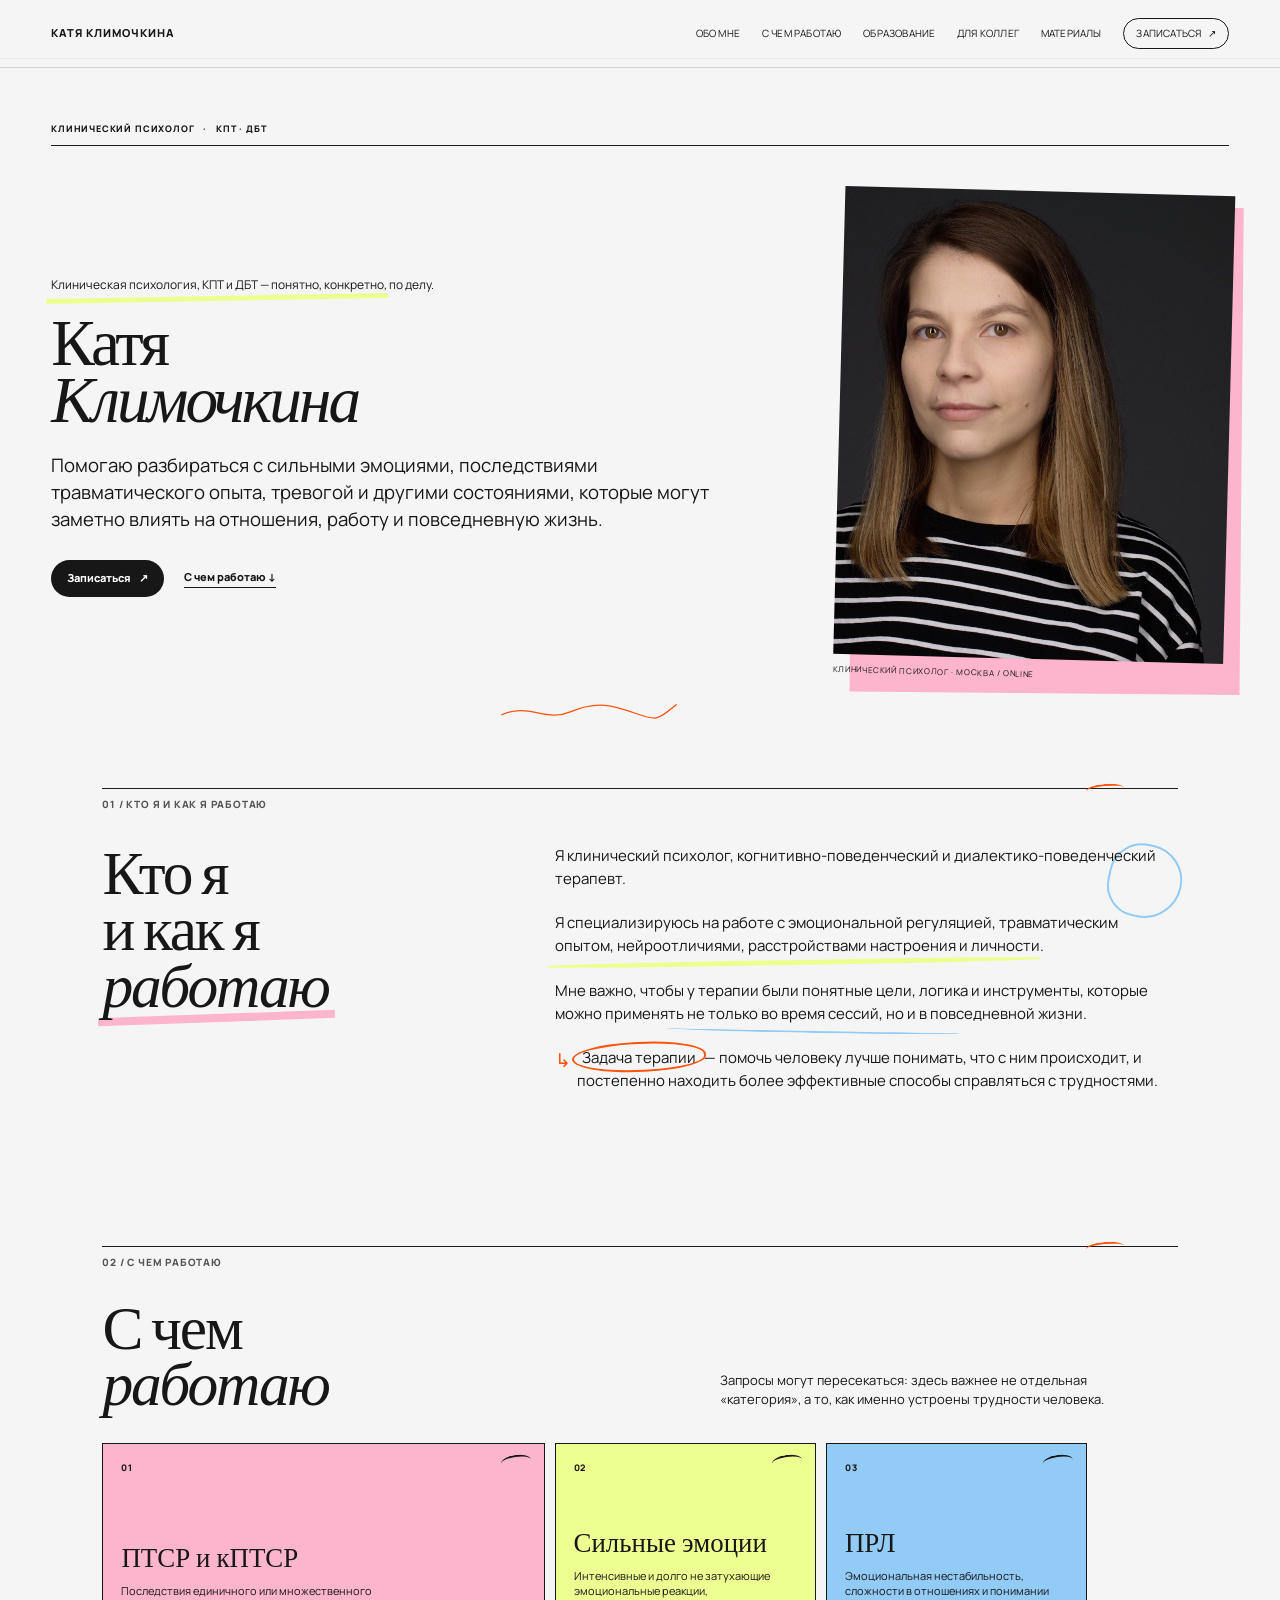
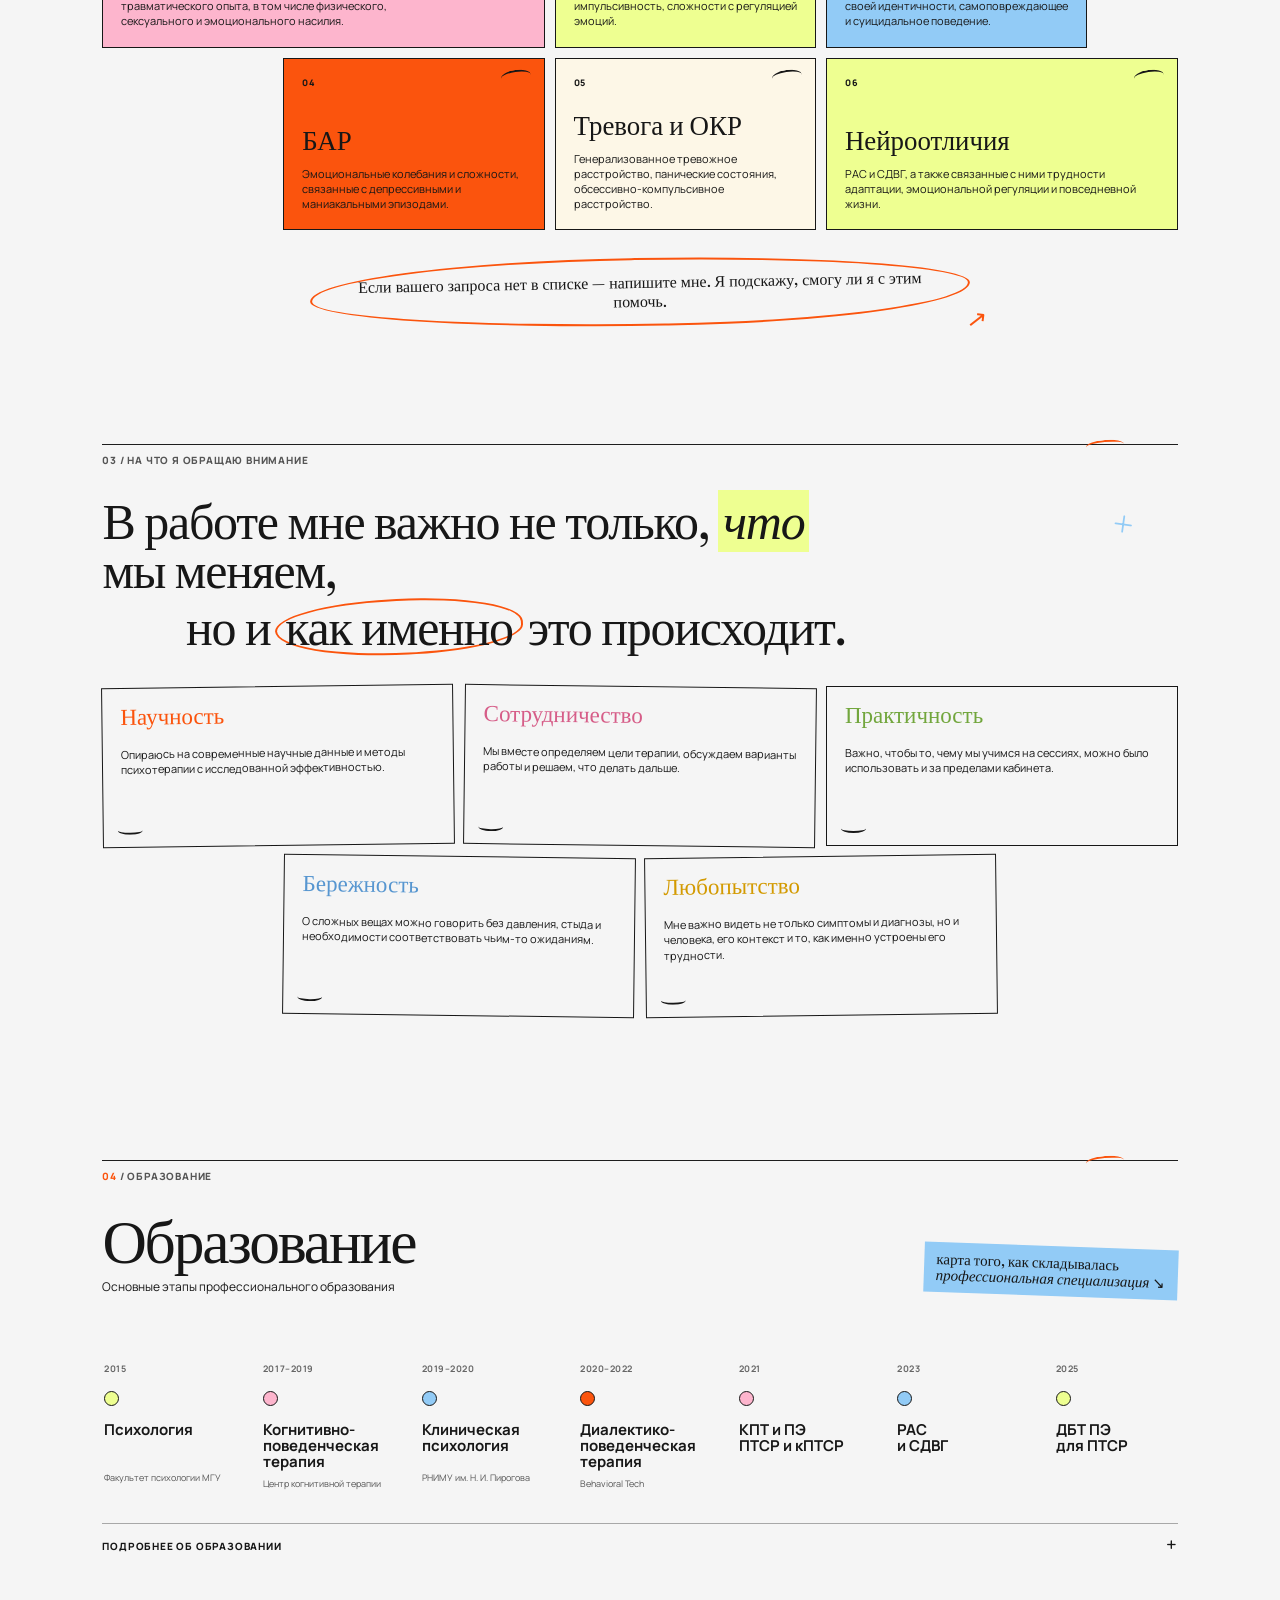
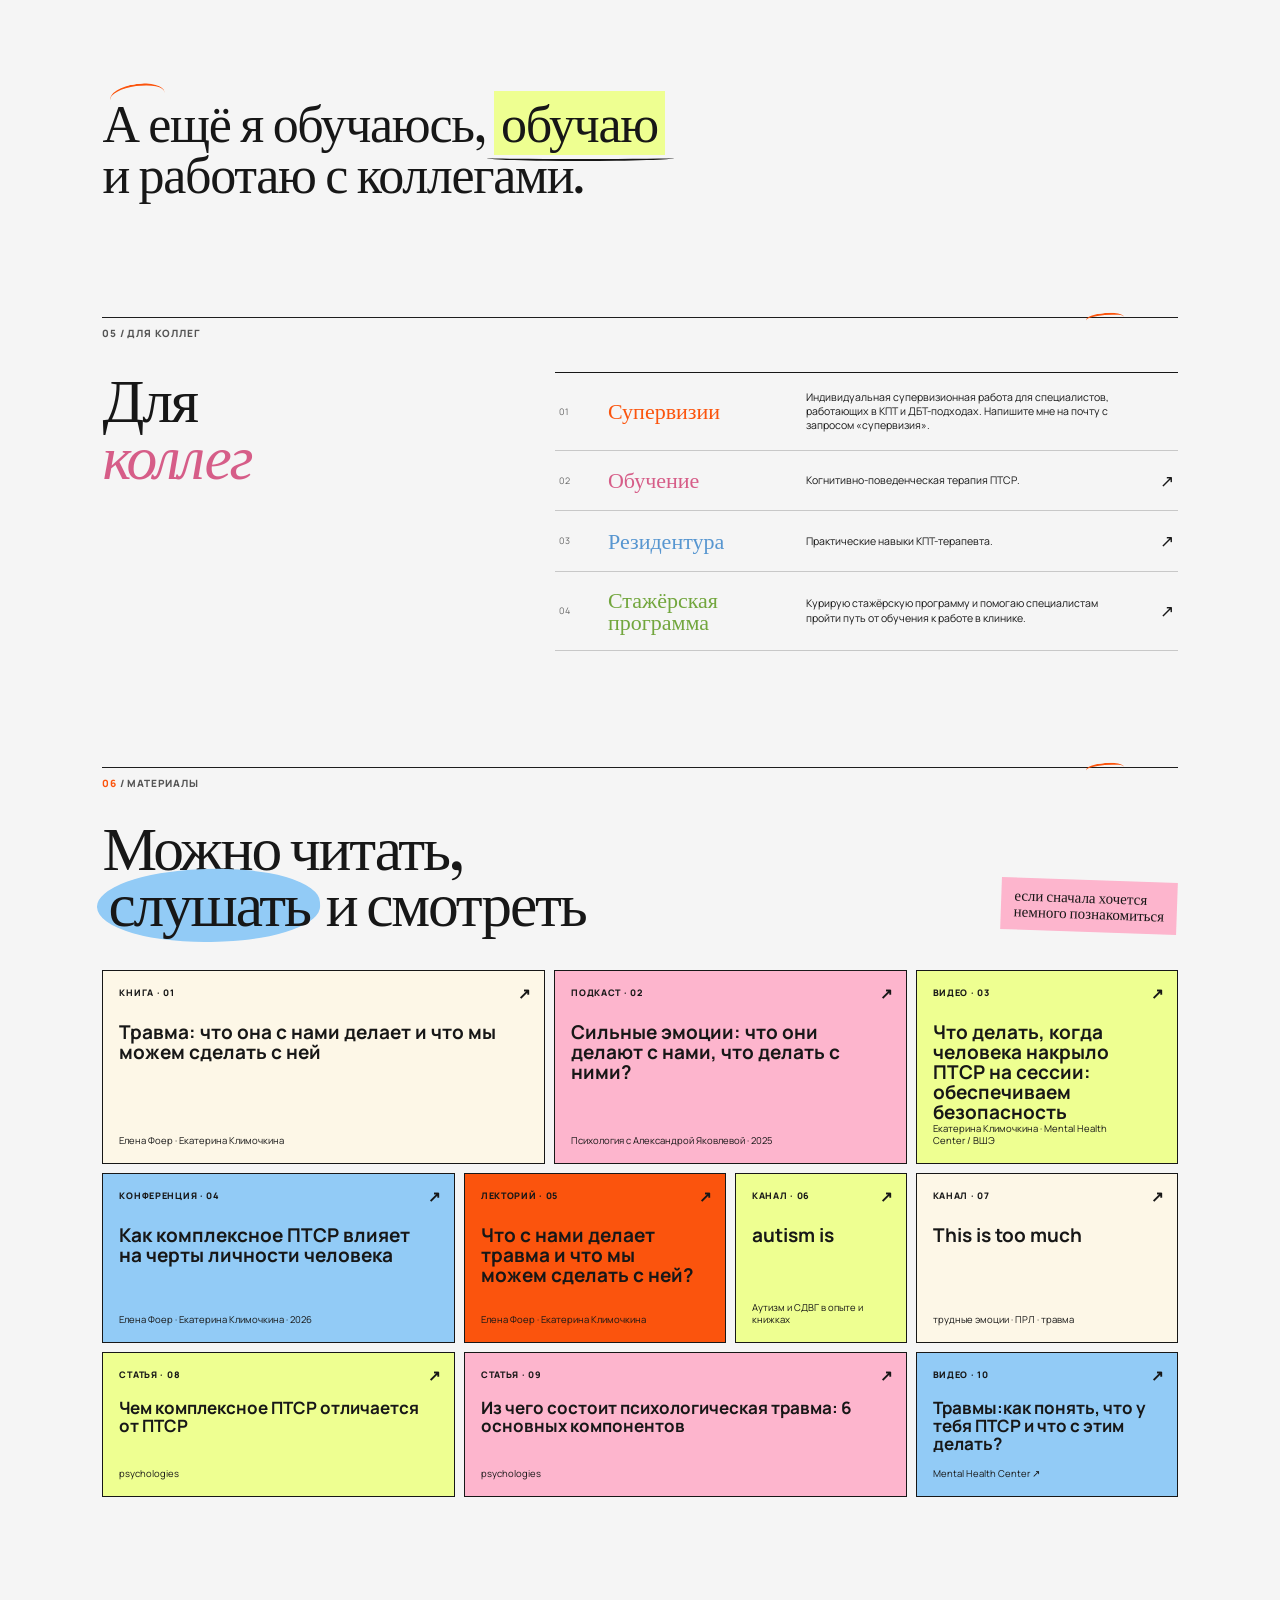
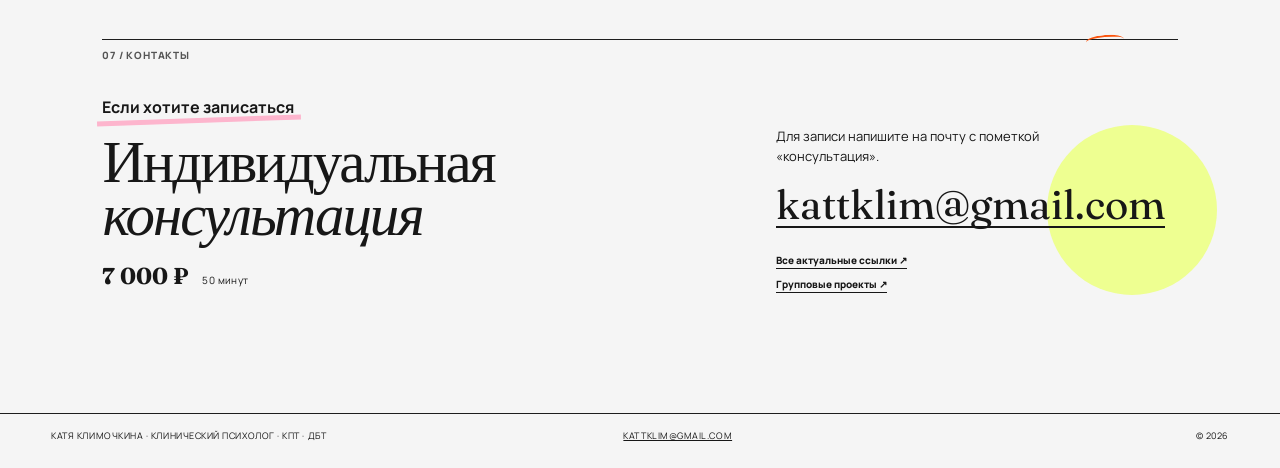
<file: index.html>
<!doctype html>
<html lang="ru">
<head>
  <meta charset="utf-8">
  <meta name="viewport" content="width=device-width, initial-scale=1">
  <meta name="theme-color" content="#F5F5F5">
  <meta name="description" content="Катя Климочкина — клинический психолог, КПТ- и ДБТ-терапевт. Индивидуальная психотерапия, супервизия и обучение.">
  <title>Катя Климочкина — клинический психолог · КПТ · ДБТ</title>

  <link rel="preconnect" href="https://fonts.googleapis.com">
  <link rel="preconnect" href="https://fonts.gstatic.com" crossorigin>
  <link href="https://fonts.googleapis.com/css2?family=Fraunces:opsz,wght@9..144,400;9..144,500;9..144,600&family=Manrope:wght@400;500;600;700&display=swap" rel="stylesheet">
  <link rel="stylesheet" href="styles.css">
</head>

<body>
  <header class="site-header" id="top">
    <a class="brand" href="#top">КАТЯ КЛИМОЧКИНА</a>
    <nav class="nav" aria-label="Основная навигация">
      <a href="#about">ОБО МНЕ</a>
      <a href="#work">С ЧЕМ РАБОТАЮ</a>
      <a href="#education">Образование</a>
      <a href="#colleagues">ДЛЯ КОЛЛЕГ</a>
      <a href="#materials">МАТЕРИАЛЫ</a>
      <a class="nav-cta" href="#contact">Записаться <span>↗</span></a>
    </nav>
    <button class="menu-toggle" aria-label="Открыть меню" aria-expanded="false">
      <span></span><span></span>
    </button>
  </header>

  <main>
    <!-- HERO -->
    <section class="hero section-pad">
      <div class="hero-meta">
        <span>КЛИНИЧЕСКИЙ ПСИХОЛОГ</span>
        <span>КПТ · ДБТ</span>
      </div>

      <div class="hero-grid">
        <div class="hero-copy">
          <p class="eyebrow">Клиническая психология, КПТ и ДБТ — понятно, конкретно, по делу.</p>
          <h1>Катя<br><em>Климочкина</em></h1>

          <p class="hero-lead">
            Помогаю разбираться с сильными эмоциями, последствиями травматического опыта,
            тревогой и другими состояниями, которые могут заметно влиять на отношения,
            работу и повседневную жизнь.
          </p>

          <div class="hero-actions">
            <a class="button button-dark" href="#contact">Записаться <span>↗</span></a>
            <a class="text-link" href="#work">С чем работаю <span>↓</span></a>
          </div>
        </div>

        <figure class="hero-photo">
          <img src="assets/katya-klimochkina.jpg" alt="Катя Климочкина">
          <figcaption>КЛИНИЧЕСКИЙ ПСИХОЛОГ · МОСКВА / ONLINE</figcaption>
        </figure>
      </div>

      <div class="scribble scribble-hero" aria-hidden="true">
        <svg viewBox="0 0 260 48" preserveAspectRatio="none">
          <path d="M4 30 C45 10, 66 43, 104 25 S165 15, 198 28 S229 37, 256 14"/>
        </svg>
      </div>

    <!-- ABOUT -->
    <section class="about section-pad" id="about">
      <div class="section-label">01 / КТО Я И КАК Я РАБОТАЮ</div>
      <div class="about-grid">
        <h2>Кто я<br>и как я <em>работаю</em></h2>

        <div class="about-text">
          <p>Я клинический психолог, когнитивно-поведенческий и диалектико-поведенческий терапевт.</p>

          <p>Я специализируюсь на работе с эмоциональной регуляцией, травматическим опытом,
            нейроотличиями, расстройствами настроения и личности.</p>

          <p>
            Мне важно, чтобы у терапии были понятные цели, логика и инструменты,
            которые можно применять не только во время сессий, но и в повседневной жизни.
          </p>

          <p class="about-ending">
            <span class="circle-word">Задача терапии</span> — помочь человеку лучше понимать,
            что с ним происходит, и постепенно находить более эффективные способы справляться
            с трудностями.
          </p>
        </div>
      </div>
    </section>

    <!-- WORK -->
    <section class="work section-pad" id="work">
      <div class="section-label">02 / С ЧЕМ РАБОТАЮ</div>
      <div class="section-intro">
        <h2>С чем<br><em>работаю</em></h2>
        <p>Запросы могут пересекаться: здесь важнее не отдельная «категория», а то, как именно устроены трудности человека.</p>
      </div>

      <div class="work-list">
        <article class="work-item work-large accent-pink">
          <div class="work-number">01</div>
          <div>
            <h3>ПТСР и кПТСР</h3>
            <p>Последствия единичного или множественного травматического опыта, в том числе физического, сексуального и эмоционального насилия.</p>
          </div>
        </article>

        <article class="work-item work-medium accent-lime">
          <div class="work-number">02</div>
          <div>
            <h3>Сильные эмоции</h3>
            <p>Интенсивные и долго не затухающие эмоциональные реакции, импульсивность, сложности с регуляцией эмоций.</p>
          </div>
        </article>

        <article class="work-item work-medium accent-blue">
          <div class="work-number">03</div>
          <div>
            <h3>ПРЛ</h3>
            <p>Эмоциональная нестабильность, сложности в отношениях и понимании своей идентичности, самоповреждающее и суицидальное поведение.</p>
          </div>
        </article>

        <article class="work-item work-small accent-orange">
          <div class="work-number">04</div>
          <div>
            <h3>БАР</h3>
            <p>Эмоциональные колебания и сложности, связанные с депрессивными и маниакальными эпизодами.</p>
          </div>
        </article>

        <article class="work-item work-small accent-cream">
          <div class="work-number">05</div>
          <div>
            <h3>Тревога и ОКР</h3>
            <p>Генерализованное тревожное расстройство, панические состояния, обсессивно-компульсивное расстройство.</p>
          </div>
        </article>

        <article class="work-item work-small accent-lime">
          <div class="work-number">06</div>
          <div>
            <h3>Нейроотличия</h3>
            <p>РАС и СДВГ, а также связанные с ними трудности адаптации, эмоциональной регуляции и повседневной жизни.</p>
          </div>
        </article>
      </div>

      <div class="work-note">Если вашего запроса нет в списке — напишите мне. Я подскажу, смогу ли я с этим помочь.</div>
    </section>

    <!-- VALUES -->
    <section class="values section-pad" id="values">
      <div class="section-label">03 / НА ЧТО Я ОБРАЩАЮ ВНИМАНИЕ</div>

      <div class="values-statement">
        <p>В работе мне важно не только, <em>что</em> мы меняем,</p>
        <p>но и <span class="circle-word">как именно</span> это происходит.</p>
      </div>

      <div class="values-grid">
        <article>
          <h3>Научность</h3>
          <p>Опираюсь на современные научные данные и методы психотерапии с исследованной эффективностью.</p>
        </article>
        <article>
          <h3>Сотрудничество</h3>
          <p>Мы вместе определяем цели терапии, обсуждаем варианты работы и решаем, что делать дальше.</p>
        </article>
        <article>
          <h3>Практичность</h3>
          <p>Важно, чтобы то, чему мы учимся на сессиях, можно было использовать и за пределами кабинета.</p>
        </article>
        <article>
          <h3>Бережность</h3>
          <p>О сложных вещах можно говорить без давления, стыда и необходимости соответствовать чьим-то ожиданиям.</p>
        </article>
        <article>
          <h3>Любопытство</h3>
          <p>Мне важно видеть не только симптомы и диагнозы, но и человека, его контекст и то, как именно устроены его трудности.</p>
        </article>
      </div>
    </section>

    <!-- EDUCATION -->
    <section class="education section-pad" id="education">
      <div class="section-label"><span class="accent-number">04</span> / Образование</div>

      <div class="education-head">
        <div>
          <h2>Образование</h2>
          <p class="education-subtitle">Основные этапы профессионального образования</p>
        </div>
        <span class="map-note">карта того, как складывалась<br><em>профессиональная специализация</em> ↘</span>
      </div>

      <div class="timeline-wrap">
        <div class="timeline-line"></div>
        <div class="timeline">
          <article><span class="dot lime"></span><b>2015</b><strong>Психология</strong><small>Факультет психологии МГУ</small></article>
          <article><span class="dot pink"></span><b>2017–2019</b><strong>Когнитивно-<br>поведенческая терапия</strong><small>Центр когнитивной терапии</small></article>
          <article><span class="dot blue"></span><b>2019–2020</b><strong>Клиническая<br>психология</strong><small>РНИМУ им. Н. И. Пирогова</small></article>
          <article><span class="dot orange"></span><b>2020–2022</b><strong>Диалектико-<br>поведенческая терапия</strong><small>Behavioral Tech</small></article>
          <article><span class="dot pink"></span><b>2021</b><strong>КПТ и ПЭ<br>ПТСР и кПТСР</strong></article>
          <article><span class="dot blue"></span><b>2023</b><strong>РАС<br>и СДВГ</strong></article>
          <article><span class="dot lime"></span><b>2025</b><strong>ДБТ ПЭ<br>для ПТСР</strong></article>
        </div>
      </div>

      <details class="education-more">
        <summary>Подробнее об образовании <span>+</span></summary>
        <div class="education-detail">

          <article>
            <h3>Факультет психологии</h3>
            <h4>МГУ им. М.В. Ломоносова</h4>
            <p>Факультет психологии МГУ им. М.В. Ломоносова, кафедра социальной психологии (2015).</p>
            <p>Аспирантура кафедры социальной психологии (МГУ им. М.В. Ломоносова, 2018–2021).</p>
           <a href="https://istina.msu.ru/profile/KlimochkinaEN/">Научная работа ↗</a>
          </article>

          <article>
            <h3>Когнитивно-поведенческая терапия</h3>
            <p>Прохождение долгосрочной программы обучения когнитивно-поведенческой терапии в Центре Когнитивной Терапии (2017–2019).</p>
            <ul>
              <li>КПТ депрессивных расстройств</li>
              <li>КПТ генерализованного тревожного расстройства</li>
              <li>КПТ панического расстройства и агорафобии</li>
              <li>КПТ социальной тревожности</li>
              <li>КПТ обсессивно-компульсивного расстройства</li>
              <li>КПТ зависимостей</li>
              <li>КПТ расстройств пищевого поведения (Kirsti Akkermann)</li>
            </ul>
            <p>Членство в АКБТ. Членство в EABCT.</p>
            <a href="https://eabct.eu/" target="_blank" rel="noopener">EABCT ↗</a>
          </article>

          <article>
            <h3>Терапия эмоциональных расстройств</h3>
            <p>Повышение квалификации при МГМСУ им. А.И. Евдокимова по программе «Унифицированный трансдиагностический протокол для лечения эмоциональных расстройств» (2019).</p>
            <p>Унифицированный протокол для трансдиагностического лечения эмоциональных расстройств (Center for Anxiety and Related Disorders, Unified Protocol Institute, 2019).</p>
            <a href="http://www.unifiedprotocol.com/" target="_blank" rel="noopener">UP ↗</a>
          </article>

          <article>
            <h3>Клиническая психология</h3>
            <p>Повышение квалификации в РНИМУ им. Н.И. Пирогова по клинической психологии (2019–2020).</p>
          </article>

          <article>
            <h3>Схема-терапия</h3>
            <p>Сертификационная программа по схема-терапии в Московском Институте Схема Терапии (МИСТ, 2020–2021).</p>
            <ul>
              <li>Схема-терапия расстройств личности (Кластер B, C)</li>
              <li>Схема-терапия для расстройств Оси 1 (аффективные расстройства)</li>
            </ul>
            <a href="https://schematherapysociety.org/" target="_blank" rel="noopener">ISST ↗</a>
          </article>

          <article>
            <h3>Диалектическая-поведенческая терапия</h3>
            <p>Диалектическая поведенческая терапия (DBT) в составе команды Цветочки (Пушкарев, Ivanoff; Поведенческая компания, The Linehan Institute, Behavioral Tech, 2020–2022).</p>
            <a href="https://tsvetochki_team.tilda.ws/" target="_blank" rel="noopener">Сайт команды Цветочки ↗</a>
          </article>

          <article>
            <h3>Терапия БАР</h3>
            <p>Межличностная и социальная ритм-терапия (IPSRT) для работы с биполярным аффективным расстройством. Interpersonal and Social Rhythm Training (3-C Institute for Social Development, 2021).</p>
            <a href="https://ipsrt.org/" target="_blank" rel="noopener">IPSRT ↗</a>
          </article>

          <article>
            <h3>Терапия ПТСР и кПТСР</h3>
            <p>Когнитивно-поведенческая терапия ПТСР, комплексного ПТСР и других расстройств, связанных со стрессом (АКПП, CBT-Clinic, 2021).</p>
            <p>«Клиент и его мозг: нейробиология депрессии и травмы» (Винник, 2021).</p>
            <p>Терапия пролонгированной экспозицией для ПТСР (PE, Emotional Processing Therapy) (MUSC, Medical University of South Carolina, 2021).</p>
            <p>Intensive Training in the Dialectical Behavior Therapy Prolonged Exposure Protocol for PTSD by Harned Consulting (BeCompany Training, 2025).</p>
          </article>

          <article>
            <h3>ACT и CFT</h3>
            <p>Терапия, сфокусированная на самосострадании (CFT) (Чернов, АКПП, 2021).</p>
            <p>Терапия принятия и ответственности (ACT) (Дашкова, Чистые когниции, 2022).</p>
            <p>Терапия принятия и ответственности (ACT) (Скворцов, Поведенческая Компания, 2024).</p>
          </article>

          <article>
            <h3>Нейроотличия</h3>
            <p>Understanding Autism, Asperger's &amp; ADHD (University of Derby, 2023).</p>
            <p>Understanding ADHD: Current Research and Practice (King's College London, 2023).</p>
          </article>

          <article>
            <h3>Терапия осложненного горя</h3>
            <p>Engaging in Grief and Loss Support (Mayfair College Ltd, 2026).</p>
            <p>Bereavement and Grief Counselling (Mayfair College Ltd, 2026).</p>
          </article>

        </div>
      </details>
    </section>

    <!-- COLLEAGUE DIVIDER -->
    <section class="colleague-divider section-pad">
      <p>А ещё я обучаюсь, <span>обучаю</span><br>и работаю с коллегами.</p>
    </section>

    <!-- COLLEAGUES -->
    <section class="colleagues section-pad" id="colleagues">
      <div class="section-label">05 / ДЛЯ КОЛЛЕГ</div>
      <div class="colleagues-grid">
        <h2>Для<br><em>коллег</em></h2>

        <div class="colleague-index">
          <div class="index-row">
            <span class="index-number">01</span>
            <span class="index-title">Супервизии</span>
            <span class="index-text">Индивидуальная супервизионная работа для специалистов, работающих в КПТ и ДБТ-подходах. Напишите мне на почту с запросом «супервизия».</span>
          </div>
          <a class="index-row" href="https://becompany.ru/cptsd" target="_blank" rel="noopener">
            <span class="index-number">02</span>
            <span class="index-title">Обучение</span>
            <span class="index-text">Когнитивно-поведенческая терапия ПТСР.</span>
            <span class="index-arrow">↗</span>
          </a>
          <a class="index-row" href="https://psyresidency.tilda.ws/" target="_blank" rel="noopener">
            <span class="index-number">03</span>
            <span class="index-title">Резидентура</span>
            <span class="index-text">Практические навыки КПТ-терапевта.</span>
            <span class="index-arrow">↗</span>
          </a>
          <a class="index-row" href="https://school.mhcenter.ru/internship" target="_blank" rel="noopener">
            <span class="index-number">04</span>
            <span class="index-title">Стажёрская программа</span>
            <span class="index-text">Курирую стажёрскую программу и помогаю специалистам пройти путь от обучения к работе в клинике.</span>
            <span class="index-arrow">↗</span>
          </a>
        </div>
      </div>
    </section>

    <!-- MATERIALS -->
    <section class="materials section-pad" id="materials">
      <div class="section-label"><span class="accent-number">06</span> / МАТЕРИАЛЫ</div>
      <div class="materials-head">
        <h2>Можно читать,<br><span class="blue-blob">слушать</span> и смотреть</h2>
        <span class="materials-note">если сначала хочется<br>немного познакомиться</span>
      </div>

      <div class="material-board">
        <a class="material-card cream" href="https://www.litres.ru/book/ekaterina-klimochkin/travma-chto-ona-s-nami-delaet-i-chto-my-mozhem-sdelat-71964871/" target="_blank" rel="noopener">
          <span>КНИГА · 01</span><strong>Травма: что она с нами делает и что мы можем сделать с ней</strong><small>Елена Фоер · Екатерина Климочкина</small><b>↗</b>
        </a>
        <a class="material-card pink" href="https://open.spotify.com/episode/1aQJfrhkGh4meaG8y0IIWS" target="_blank" rel="noopener">
          <span>ПОДКАСТ · 02</span><strong>Сильные эмоции: что они делают с нами, что делать с ними?</strong><small>Психология с Александрой Яковлевой · 2025</small><b>↗</b>
        </a>
        <a class="material-card lime" href="https://www.hse.ru/edu/dpo/1129014201" target="_blank" rel="noopener">
          <span>ВИДЕО · 03</span><strong>Что делать, когда человека накрыло ПТСР на сессии: обеспечиваем безопасность</strong><small>Екатерина Климочкина · Mental Health Center / ВШЭ</small><b>↗</b>
        </a>
        <a class="material-card blue" href="https://rutube.ru/video/d069f41b95185ac8c105bd6e27a91fd1/" target="_blank" rel="noopener">
          <span>КОНФЕРЕНЦИЯ · 04</span><strong>Как комплексное ПТСР влияет на черты личности человека</strong><small>Елена Фоер · Екатерина Климочкина · 2026</small><b>↗</b>
        </a>
        <a class="material-card orange" href="https://alpinabook.ru/lectorii/webinars_psychology/chto-s-nami-delaet-travma/" target="_blank" rel="noopener">
          <span>ЛЕКТОРИЙ · 05</span><strong>Что с нами делает травма и что мы можем сделать с ней?</strong><small>Елена Фоер · Екатерина Климочкина</small><b>↗</b>
        </a>
        <a class="material-card lime" href="https://t.me/autismis" target="_blank" rel="noopener">
          <span>КАНАЛ · 06</span><strong>autism is</strong><small>Аутизм и СДВГ в опыте и книжках</small><b>↗</b>
        </a>
        <a class="material-card cream" href="https://t.me/bpdflowers" target="_blank" rel="noopener">
          <span>КАНАЛ · 07</span><strong>This is too much</strong><small>трудные эмоции · ПРЛ · травма</small><b>↗</b>
        </a>
        <a class="material-card lime article-card" href="https://www.psychologies.ru/articles/chem-kompleksnoe-ptsr-otlichaetsya-ot-ptsr-prichiny-simptomy-i-posledstviya-razvitiya-zabolevanii/" target="_blank" rel="noopener">
          <span>СТАТЬЯ · 08</span><strong>Чем комплексное ПТСР отличается от ПТСР</strong><small>psychologies</small><b>↗</b>
        </a>
        <a class="material-card pink article-card" href="https://www.psychologies.ru/wellbeing/iz-chego-sostoit-vasha-psikhologicheskaya-travma-6-osnovnykh-komponentov/" target="_blank" rel="noopener">
          <span>СТАТЬЯ · 09</span><strong>Из чего состоит психологическая травма: 6 основных компонентов</strong><small>psychologies</small><b>↗</b>
        </a>
        <a class="material-card blue article-card" href="https://youtu.be/Ku5bgejZA9w?si=KegYoMWLYz2zzF-I" target="_blank" rel="noopener">
          <span>ВИДЕО · 10</span><strong>Травмы:как понять, что у тебя ПТСР и что с этим делать?</strong><small>Mental Health Center ↗</small><b>↗</b>
        </a>
      </div>
    </section>

    <!-- CONTACT -->
    <section class="contact section-pad" id="contact">
      <div class="section-label">07 / КОНТАКТЫ</div>
      <div class="contact-grid">
        <div>
          <p class="contact-kicker">Если хотите записаться</p>
          <h2>Индивидуальная<br><em>консультация</em></h2>
          <div class="contact-meta">
            <strong>7 000 ₽</strong>
            <span>50 минут</span>
          </div>
        </div>

        <div class="contact-side">
          <p>Для записи напишите на почту с пометкой «консультация».</p>
          <a class="email" href="mailto:kattklim@gmail.com">kattklim@gmail.com</a>

          <div class="contact-links">
      <a href="https://taplink.cc/klimochkina" target="_blank" rel="noopener">Все актуальные ссылки <span>↗</span></a>
            <a href="https://bpdflowers.taplink.ws/" target="_blank" rel="noopener">Групповые проекты <span>↗</span></a>
          </div>
        </div>
      </div>
    </section>
  </main>

  <footer class="footer">
    <div>Катя Климочкина · клинический психолог · КПТ · ДБТ</div>
    <a href="mailto:kattklim@gmail.com">kattklim@gmail.com</a>
    <div>© 2026</div>
  </footer>

  <script src="script.js"></script>
</body>
</html>
</file>
<file: styles.css>
:root{
  --bg:#f5f5f5;--ink:#171717;--muted:#666;--line:#1d1d1d;
  --lime:#eeff91;--pink:#fdb5cd;--orange:#fb540d;--blue:#92cbf6;--cream:#fdf7e7;
  --serif:'Fraunces',Georgia,serif;--sans:'Manrope',Arial,sans-serif;
  --max:1320px;--pad:clamp(22px,4vw,58px);
}
*{box-sizing:border-box}
html{scroll-behavior:smooth}
body{margin:0;background:var(--bg);color:var(--ink);font-family:var(--sans);font-size:15px;line-height:1.5;overflow-x:hidden}
img{display:block;max-width:100%}
a{color:inherit;text-decoration:none}
p,h1,h2,h3,h4{margin:0}
button{font:inherit;color:inherit}
.section-pad{width:min(var(--max),100%);margin:auto;padding-left:var(--pad);padding-right:var(--pad)}

/* HEADER */
.site-header{height:68px;position:sticky;top:0;z-index:20;background:rgba(245,245,245,.96);border-bottom:1px solid rgba(23,23,23,.14);display:flex;align-items:center;justify-content:space-between;padding:0 var(--pad);gap:28px}
.brand{font-size:11px;letter-spacing:.09em;font-weight:800;white-space:nowrap}
.nav{display:flex;align-items:center;justify-content:flex-end;gap:clamp(12px,1.7vw,24px);min-width:0;flex:1}
.nav a{font-size:10px;letter-spacing:.02em;white-space:nowrap}
.nav a:hover{opacity:.58}
.nav-cta{border:1px solid var(--ink);padding:7px 12px;border-radius:999px}
.nav-cta span{margin-left:4px}
.menu-toggle{display:none;border:0;background:none;padding:8px;width:40px;height:36px;position:relative;cursor:pointer}
.menu-toggle span{position:absolute;left:8px;width:22px;height:1.5px;background:var(--ink)}
.menu-toggle span:first-child{top:13px}.menu-toggle span:last-child{top:21px}

/* TYPE */
h1,h2,h3{font-family:var(--serif);font-weight:500}
h1{font-size:clamp(3.7rem,6.4vw,6.6rem);line-height:.88;letter-spacing:-.045em}
h2{font-size:clamp(2.7rem,4.8vw,5rem);line-height:.92;letter-spacing:-.035em}
h3{line-height:1}
em{font-style:italic}

/* REUSABLE SECTION LABEL / DOODLES */
.section-label{position:relative;border-top:1px solid var(--line);padding-top:9px;font-size:10px;line-height:1.2;letter-spacing:.08em;font-weight:800;color:#555;text-transform:uppercase}
.section-label:after{content:"";position:absolute;right:5%;top:-5px;width:38px;height:9px;border-top:2px solid var(--orange);border-radius:50%;transform:rotate(-5deg)}
.accent-number{color:var(--orange)}
.circle-word{position:relative;display:inline-block;padding:0 5px;z-index:0}
.circle-word:before{content:"";position:absolute;inset:-4px -5px -3px;border:2px solid var(--orange);border-radius:48% 52% 45% 55%;transform:rotate(-3deg);z-index:-1}

/* HERO */
.hero{padding-top:54px;padding-bottom:55px}
.hero-meta{display:flex;gap:9px;align-items:center;border-bottom:1px solid var(--line);padding-bottom:9px;font-size:9px;letter-spacing:.09em;font-weight:800}
.hero-meta span+span:before{content:"·";margin-right:9px}
.hero-grid{display:grid;grid-template-columns:minmax(0,1.08fr) minmax(300px,.72fr);gap:clamp(38px,6vw,90px);align-items:center;padding-top:45px}
.hero-copy{min-width:0;position:relative}
.eyebrow{font-size:12px;line-height:1.35;max-width:440px;margin-bottom:19px;position:relative;display:inline-block}
.eyebrow:after{content:"";position:absolute;left:-5px;right:12%;bottom:-7px;height:5px;background:var(--lime);z-index:-1;transform:rotate(-1deg)}
.hero h1{font-size:clamp(3.25rem,5.1vw,5.35rem);max-width:720px;margin-bottom:25px}
.hero h1 em{display:inline-block}
.hero-lead{font-size:clamp(16px,1.45vw,19px);line-height:1.45;max-width:690px}
.hero-actions{display:flex;align-items:center;gap:20px;flex-wrap:wrap;margin-top:27px}
.button{display:inline-flex;align-items:center;gap:8px;padding:10px 16px;border-radius:999px;font-size:11px;font-weight:800}
.button-dark{background:var(--ink);color:#fff}
.text-link{font-size:11px;font-weight:800;border-bottom:1px solid var(--ink);padding-bottom:2px}
.hero-photo{width:min(100%,390px);justify-self:end;position:relative;transform:rotate(1.5deg);margin:0}
.hero-photo:before{content:"";position:absolute;inset:15px -13px -13px 13px;background:var(--pink);z-index:-1;transform:rotate(-1deg)}
.hero-photo img{width:100%;aspect-ratio:4/4.8;object-fit:cover}
.hero-photo figcaption{font-size:8px;letter-spacing:.08em;text-transform:uppercase;margin-top:9px}
.scribble-hero{width:180px;margin:16px 0 0 38%;height:30px;color:var(--orange)}
.scribble svg{width:100%;height:100%;fill:none;stroke:currentColor;stroke-width:2;stroke-linecap:round}

/* ABOUT */
.about{padding-top:62px;padding-bottom:70px;position:relative}
.about:before{content:"";position:absolute;right:4%;top:118px;width:70px;height:70px;border:2px solid var(--blue);border-radius:48% 52% 55% 45%;transform:rotate(12deg);pointer-events:none}
.about-grid{display:grid;grid-template-columns:minmax(230px,.72fr) minmax(0,1.28fr);gap:clamp(45px,8vw,120px);padding-top:34px}
.about-grid h2{max-width:390px}
.about-grid h2 em{position:relative}
.about-grid h2 em:after{content:"";position:absolute;left:-4px;right:-7px;bottom:1px;height:8px;background:var(--pink);z-index:-1;transform:rotate(-2deg)}
.about-text{max-width:720px;font-size:15px;line-height:1.55}
.about-text p{margin-bottom:21px}
.about-text p:first-child{font-family:var(--serif);font-size:22px;line-height:1.12}
.about-text .large-note{font-family:var(--sans);font-size:15px;line-height:1.55;position:relative;padding:17px 22px;background:var(--lime);margin-left:-16px;max-width:650px}
.about-text .large-note:before{content:"важное";position:absolute;right:15px;top:-13px;font-family:var(--serif);font-size:13px;background:var(--orange);padding:3px 8px;transform:rotate(3deg)}
.about-text .large-note strong{font-weight:600}
.about-ending{position:relative;padding-left:22px}
.about-ending:before{content:"↳";position:absolute;left:0;top:0;font-family:var(--serif);font-size:19px;color:var(--orange)}

/* WORK */
.work{padding-top:62px;padding-bottom:76px}
.section-intro{display:grid;grid-template-columns:minmax(250px,.8fr) minmax(250px,.65fr);gap:55px;align-items:end;padding:31px 0 31px}
.section-intro p{font-size:13px;line-height:1.45;max-width:440px;padding-bottom:3px}
.work-list{display:grid;grid-template-columns:repeat(12,minmax(0,1fr));gap:10px;align-items:stretch}
.work-item{position:relative;border:1px solid var(--ink);padding:17px 18px 18px;min-width:0;display:flex;flex-direction:column;justify-content:space-between;min-height:175px;overflow:visible}
.work-item:after{content:"";position:absolute;right:13px;top:11px;width:30px;height:11px;border-top:2px solid var(--ink);border-radius:50%;transform:rotate(-8deg)}
.work-item:hover{transform:rotate(-.6deg)}
.work-large{grid-column:span 5;min-height:205px}.work-medium{grid-column:span 3}.work-small{grid-column:span 2;min-height:170px}
.work-item:nth-child(4){grid-column:3 / span 3}.work-item:nth-child(5){grid-column:6 / span 3}.work-item:nth-child(6){grid-column:9 / span 4}
.accent-pink{background:var(--pink)}.accent-lime{background:var(--lime)}.accent-blue{background:var(--blue)}.accent-orange{background:var(--orange)}.accent-cream{background:var(--cream)}
.work-number{font-size:9px;letter-spacing:.08em;font-weight:800}
.work-item h3{font-size:clamp(22px,2.1vw,31px);margin:24px 0 12px;line-height:.95}
.work-item p{font-size:11px;line-height:1.38;max-width:310px}

/* VALUES */
.values{padding-top:66px;padding-bottom:78px;position:relative}
.values:after{content:"+";position:absolute;right:8%;top:115px;font-family:var(--serif);font-size:42px;color:var(--blue);transform:rotate(8deg)}
.values-statement{padding:31px 0 34px;max-width:760px;font-family:var(--serif);font-size:clamp(28px,4vw,50px);line-height:.98;letter-spacing:-.025em}
.values-statement p+p{margin-left:11%;margin-top:8px}
.values-statement em{background:var(--lime);padding:0 5px}
.values-grid{display:grid;grid-template-columns:repeat(12,minmax(0,1fr));gap:10px}
.values-grid article{border:1px solid var(--ink);padding:17px 18px;min-height:160px;position:relative}
.values-grid article:nth-child(1){grid-column:span 4;background:var(--cream);transform:rotate(-.7deg)}
.values-grid article:nth-child(2){grid-column:span 4;background:var(--pink);transform:rotate(.7deg)}
.values-grid article:nth-child(3){grid-column:span 4;background:var(--lime)}
.values-grid article:nth-child(4){grid-column:3 / span 4;background:var(--blue);transform:rotate(.7deg)}
.values-grid article:nth-child(5){grid-column:7 / span 4;background:#fff;transform:rotate(-.7deg)}
.values-grid article:before{content:"";position:absolute;left:14px;bottom:12px;width:25px;height:7px;border-bottom:2px solid var(--ink);border-radius:50%}
.values-grid h3{font-size:23px;margin-bottom:18px}
.values-grid p{font-size:11px;line-height:1.4;max-width:320px}

/* EDUCATION */
.education{padding-top:66px;padding-bottom:72px}
.education-head{display:grid;grid-template-columns:minmax(0,1fr) minmax(220px,.55fr);gap:35px;align-items:end;padding:31px 0 35px}
.education-head h2{margin-bottom:9px}
.education-head p{font-size:12px;max-width:360px}
.map-note{justify-self:end;font-family:var(--serif);font-size:15px;line-height:1.08;background:var(--blue);padding:9px 12px;transform:rotate(2deg)}
.timeline-wrap{overflow-x:auto;padding:9px 2px 25px;margin-right:-2px}
.timeline{display:grid;grid-template-columns:repeat(7,minmax(145px,1fr));min-width:1110px;position:relative;padding-top:43px}
.timeline-line{height:1px;background:var(--ink);position:absolute;top:49px;left:0;right:0}
.timeline article{position:relative;padding:28px 18px 0 0;min-width:0}
.timeline .dot{position:absolute;top:42px;left:0;width:15px;height:15px;border:1px solid var(--ink);border-radius:50%;z-index:2}
.timeline .lime{background:var(--lime)}.timeline .pink{background:var(--pink)}.timeline .blue{background:var(--blue)}.timeline .orange{background:var(--orange)}
.timeline b{display:block;font-size:9px;letter-spacing:.06em;color:#666;margin-bottom:12px;padding-top:1px;white-space:nowrap}
.timeline strong{display:block;font-size:15px;line-height:1.06;min-height:34px;max-width:145px}
.timeline small{display:block;font-size:9px;line-height:1.35;margin-top:9px;max-width:135px;color:#555}
.education-more{border-top:1px solid rgba(23,23,23,.35);margin-top:8px}
.education-more summary{list-style:none;cursor:pointer;padding:15px 0;font-size:10px;letter-spacing:.08em;text-transform:uppercase;font-weight:800}
.education-more summary::-webkit-details-marker{display:none}.education-more summary span{float:right;font-family:var(--serif);font-size:19px;line-height:10px}
.education-detail{display:grid;grid-template-columns:repeat(2,minmax(0,1fr));gap:0 44px;padding-bottom:20px}
.education-detail article{border-top:1px solid rgba(23,23,23,.14);padding:18px 0 20px}
.education-detail h3{font-size:22px;margin-bottom:5px}.education-detail h4{font-size:11px;margin:0 0 10px}.education-detail p,.education-detail li{font-size:10.5px;line-height:1.46;color:#444}.education-detail p{margin:0 0 8px}.education-detail ul{margin:8px 0 10px;padding-left:16px}.education-detail a{font-size:9px;font-weight:800;text-transform:uppercase;letter-spacing:.06em;border-bottom:1px solid var(--ink)}

/* TRANSITION */
.colleague-divider{padding-top:57px;padding-bottom:57px;position:relative}
.colleague-divider:before{content:"";position:absolute;left:5%;top:43px;width:55px;height:22px;border-top:2px solid var(--orange);border-radius:50%;transform:rotate(-8deg)}
.colleague-divider p{font-family:var(--serif);font-size:clamp(29px,4.2vw,52px);line-height:.98;letter-spacing:-.025em;max-width:760px}
.colleague-divider span{position:relative;background:var(--lime);padding:0 7px}
.colleague-divider span:after{content:"";position:absolute;left:-7px;right:-9px;bottom:-6px;height:4px;border-bottom:2px solid var(--ink);border-radius:50%}

/* COLLEAGUES */
.colleagues{padding-top:60px;padding-bottom:75px}
.colleagues-grid{display:grid;grid-template-columns:minmax(220px,.72fr) minmax(0,1.28fr);gap:clamp(45px,8vw,120px);padding-top:33px}
.colleagues-grid h2{max-width:300px}.colleagues-grid h2 em{background:var(--pink);padding:0 6px}
.colleague-index{border-top:1px solid var(--ink)}
.index-row{display:grid;grid-template-columns:34px minmax(120px,.75fr) minmax(0,1.35fr) 24px;gap:15px;align-items:center;padding:17px 4px;border-bottom:1px solid rgba(23,23,23,.2);position:relative}
.index-row:nth-child(1){background:var(--cream)}.index-row:nth-child(2){background:var(--pink)}.index-row:nth-child(3){background:var(--blue)}.index-row:nth-child(4){background:var(--lime)}
.index-row:hover{padding-left:9px;padding-right:0}
.index-number{font-size:9px;letter-spacing:.08em;color:#666}.index-title{font-family:var(--serif);font-size:21px;line-height:1}.index-text{font-size:10.5px;line-height:1.35}.index-arrow{text-align:right;font-size:17px}

/* MATERIALS — preserve this board as the strongest visual */
.materials{padding-top:65px;padding-bottom:78px}
.materials-head{display:flex;justify-content:space-between;align-items:end;gap:30px;padding:31px 0 37px}
.materials-head h2{max-width:700px}.blue-blob{position:relative;z-index:0;padding:0 6px}.blue-blob:before{content:"";position:absolute;inset:4% -5px 0;background:var(--blue);border-radius:48% 52% 45% 55%;transform:rotate(-2deg);z-index:-1}
.materials-note{font-family:var(--serif);font-size:15px;line-height:1.08;background:var(--pink);padding:10px 13px;transform:rotate(2deg);white-space:nowrap}
.material-board{display:grid;grid-template-columns:repeat(12,minmax(0,1fr));gap:9px}
.material-card{position:relative;display:flex;flex-direction:column;min-height:170px;padding:15px 16px;border:1px solid var(--ink);transition:transform .16s ease;min-width:0}
.material-card:nth-child(1){grid-column:span 5}.material-card:nth-child(2){grid-column:span 4}.material-card:nth-child(3){grid-column:span 3}.material-card:nth-child(4){grid-column:span 4}.material-card:nth-child(5){grid-column:span 3}.material-card:nth-child(6){grid-column:span 2}.material-card:nth-child(7){grid-column:span 3}.material-card:nth-child(8){grid-column:span 5}.material-card:nth-child(9){grid-column:span 7}
.material-card:hover{transform:rotate(-.7deg) translateY(-2px)}
.material-card span{font-size:9px;letter-spacing:.08em;font-weight:800}.material-card strong{font-size:19px;line-height:1.05;margin-top:24px;max-width:95%}.material-card small{font-size:9.5px;line-height:1.3;margin-top:auto;max-width:90%}.material-card b{position:absolute;right:13px;top:12px;font-size:15px}.material-card.cream{background:var(--cream)}.material-card.pink{background:var(--pink)}.material-card.lime{background:var(--lime)}.material-card.blue{background:var(--blue)}.material-card.orange{background:var(--orange)}.material-card.white{background:#fff}

/* CONTACT */
.contact{padding-top:64px;padding-bottom:65px;position:relative}
.contact:after{content:"";position:absolute;right:1%;top:150px;width:170px;height:170px;background:var(--lime);border-radius:50%;z-index:-1}
.contact-grid{display:grid;grid-template-columns:minmax(0,1fr) minmax(300px,.72fr);gap:clamp(50px,9vw,130px);align-items:end;padding-top:34px}
.contact-kicker{font-size:13px;font-weight:700;position:relative;display:inline-block;margin-bottom:15px}
.contact-kicker:after{content:"";position:absolute;left:-5px;right:-7px;bottom:-4px;height:5px;background:var(--pink);z-index:-1;transform:rotate(-2deg)}
.contact h2{font-size:clamp(3rem,5.2vw,5.4rem);line-height:.9;max-width:620px}
.contact-meta{font-family:var(--serif);font-size:23px;margin-top:19px}.contact-meta span{font-family:var(--sans);font-size:10px;margin-left:8px;letter-spacing:.04em}
.contact-side p{font-size:13px;max-width:330px;margin-bottom:4px}.email{font-family:var(--serif);font-size:clamp(1.8rem,3.2vw,3.3rem);line-height:1.05;border-bottom:2px solid var(--ink);display:inline-block;margin:13px 0 25px}
.contact-links{display:flex;flex-direction:column;gap:8px}.contact-links a{font-size:10px;font-weight:800;border-bottom:1px solid var(--ink);width:max-content}
.contact-doodle{display:flex;align-items:flex-end;gap:10px;font-family:var(--serif);font-size:17px;transform:rotate(-5deg);margin:30px 0 0 47%;color:var(--orange)}
.contact-doodle svg{width:130px;height:55px;fill:none;stroke:currentColor;stroke-width:2;stroke-linecap:round}

.footer{max-width:var(--max);margin:auto;border-top:1px solid var(--line);padding:15px var(--pad) 25px;display:grid;grid-template-columns:1fr 1fr auto;gap:15px;font-size:9px;letter-spacing:.06em;text-transform:uppercase}.footer a{text-decoration:underline}

/* RESPONSIVE */
@media(max-width:1050px){
  .nav{gap:12px}.nav a{font-size:9px}.hero-grid{grid-template-columns:minmax(0,1fr) minmax(280px,.58fr)}
  .work-large{grid-column:span 6}.work-medium{grid-column:span 6}.work-small{grid-column:span 4}.work-item:nth-child(4){grid-column:1 / span 4}.work-item:nth-child(5){grid-column:5 / span 4}.work-item:nth-child(6){grid-column:9 / span 4}
  .values-grid article:nth-child(n){grid-column:span 4}.values-grid article:nth-child(4){grid-column:3 / span 4}.values-grid article:nth-child(5){grid-column:7 / span 4}
}
@media(max-width:820px){
  .site-header{height:60px}.nav{display:none}.menu-toggle{display:block}.nav.open{display:flex;position:absolute;top:60px;left:var(--pad);right:var(--pad);background:var(--bg);border:1px solid var(--line);padding:7px 15px;flex-direction:column;align-items:stretch;gap:0}.nav.open a{display:block;padding:11px 0;border-bottom:1px solid rgba(23,23,23,.14);font-size:10px}.nav.open .nav-cta{border:0;border-radius:0;padding:11px 0}
  .hero{padding-top:38px}.hero-grid{grid-template-columns:1fr;gap:32px}.hero-photo{justify-self:end;width:min(72%,360px)}
  .about-grid,.colleagues-grid{grid-template-columns:1fr;gap:30px}.about-text{max-width:none}.about-text .large-note{margin-left:0}
  .section-intro{grid-template-columns:1fr;gap:18px}.section-intro p{max-width:520px}
  .work-item:nth-child(n){grid-column:span 6}.work-item:nth-child(5){grid-column:7 / span 6}.work-item:nth-child(6){grid-column:1 / span 6}
  .values-grid article:nth-child(n){grid-column:span 6}.values-grid article:nth-child(4){grid-column:1 / span 6}.values-grid article:nth-child(5){grid-column:7 / span 6}
  .education-head{grid-template-columns:1fr}.map-note{justify-self:start}
  .materials-head{align-items:flex-start}.materials-note{margin-top:8px}
  .contact-grid{grid-template-columns:1fr;gap:40px}.contact:after{right:-35px;top:300px}
}
@media(max-width:620px){
  body{font-size:14px}.section-pad{padding-left:20px;padding-right:20px}.brand{font-size:9px}.hero-meta{font-size:8px}.hero{padding-top:30px;padding-bottom:42px}.hero h1{font-size:clamp(3rem,15vw,4.4rem);margin-bottom:22px}.hero-lead{font-size:16px}.hero-photo{width:min(84%,340px)}
  .about,.work,.values,.education,.colleagues,.materials,.contact{padding-top:48px;padding-bottom:54px}.section-label{font-size:9px}.section-intro{padding:25px 0 25px}.section-intro p{font-size:12px}
  .work-list{grid-template-columns:1fr;gap:8px}.work-item:nth-child(n){grid-column:1 / -1;min-height:145px}.work-item h3{font-size:25px;margin:19px 0 9px}.work-item p{font-size:10.5px;max-width:95%}
  .values-statement{font-size:29px;padding:26px 0 28px}.values-statement p+p{margin-left:5%}.values-grid{grid-template-columns:1fr;gap:8px}.values-grid article:nth-child(n){grid-column:1 / -1;min-height:135px}.values-grid h3{font-size:21px;margin-bottom:13px}
  .education-head{padding:25px 0 27px}.education-head h2{font-size:3rem}.map-note{font-size:14px}.timeline{min-width:1050px;grid-template-columns:repeat(7,150px)}.timeline article{padding-right:15px}.timeline strong{font-size:14px}.education-detail{grid-template-columns:1fr}
  .colleague-divider{padding-top:43px;padding-bottom:43px}.colleague-divider p{font-size:30px}.colleagues-grid{padding-top:25px}.index-row{grid-template-columns:27px 1fr 22px;gap:10px;padding:14px 3px}.index-title{font-size:19px}.index-text{grid-column:2;font-size:10px;padding-top:4px}.index-arrow{grid-column:3;grid-row:1 / span 2}.materials-head{display:block;padding:25px 0 28px}.materials-head h2{font-size:3rem}.materials-note{display:inline-block;margin-top:18px;font-size:14px}.material-board{display:block}.material-card{margin-bottom:8px;min-height:145px}.material-card strong{font-size:18px}.contact h2{font-size:3.2rem}.contact-doodle{margin-left:20%;}.footer{grid-template-columns:1fr;gap:8px}
}

/* FINAL REFINEMENTS v5 */
.nav a { text-transform: uppercase; }

/* About: one consistent body type; accents come from doodles/colour, not font changes. */
.about-text,
.about-text p,
.about-text p:first-child,
.about-text .large-note {
  font-family: var(--sans);
  font-size: 15px;
  line-height: 1.55;
}
.about-text .large-note { background: transparent; padding: 0; margin-left: 0; }
.about-text .large-note:before { display:none; }
.about-text p { position:relative; }
.about-text p:nth-child(2):after {
  content:""; position:absolute; left:-8px; right:22%; bottom:-7px; height:5px;
  background:var(--lime); z-index:-1; transform:rotate(-1deg); border-radius:40%;
}
.about-text p:nth-child(3):after {
  content:""; position:absolute; left:18%; right:35%; bottom:-8px; height:3px;
  border-bottom:2px solid var(--blue); border-radius:50%; transform:rotate(1deg);
}

/* Work note: a hand-drawn closing note rather than another formal card. */
.work-note {
  position:relative; max-width:660px; margin:28px auto 0; padding:13px 18px;
  font-family:var(--serif); font-size:16px; line-height:1.2; text-align:center;
  border:2px solid var(--orange); border-radius:49% 51% 46% 54% / 56% 44% 56% 44%;
  transform:rotate(-1deg);
}
.work-note:after {
  content:"↗"; position:absolute; right:-18px; bottom:-15px; font-family:var(--serif);
  font-size:24px; color:var(--orange); transform:rotate(8deg);
}

/* Values: keep page background; coloured titles carry the visual coding. */
.values-grid article,
.values-grid article:nth-child(n) { background:transparent; }
.values-grid article:nth-child(1) h3 { color:var(--orange); }
.values-grid article:nth-child(2) h3 { color:#d65d88; }
.values-grid article:nth-child(3) h3 { color:#72a63d; }
.values-grid article:nth-child(4) h3 { color:#5796d0; }
.values-grid article:nth-child(5) h3 { color:#d39a00; }
.values-grid article:before { border-bottom-color:currentColor; }

/* Education subtitle stays on one line on normal desktop widths. */
.education-subtitle { white-space:nowrap; max-width:none !important; }

/* Timeline: year above, dot on the axis, specialization below — with deliberate vertical spacing. */
.timeline { padding-top:0; }
.timeline-line { top:58px; }
.timeline article { padding:82px 18px 0 0; }
.timeline .dot { top:51px; left:0; }
.timeline b { position:absolute; top:22px; left:0; margin:0; padding:0; }
.timeline strong { margin-top:0; min-height:42px; }
.timeline small { margin-top:8px; }

/* Colleagues: neutral page background, colour only in the headings. */
.colleagues { padding-bottom:58px; }
.colleagues-grid h2 em { background:transparent; color:#d65d88; padding:0; }
.index-row,
.index-row:nth-child(1), .index-row:nth-child(2), .index-row:nth-child(3), .index-row:nth-child(4) {
  background:transparent;
}
.index-row .index-title { font-size:22px; }
.index-row:nth-child(1) .index-title { color:var(--orange); }
.index-row:nth-child(2) .index-title { color:#d65d88; }
.index-row:nth-child(3) .index-title { color:#5796d0; }
.index-row:nth-child(4) .index-title { color:#72a63d; }
.index-row:hover { padding-left:4px; padding-right:4px; }

/* Contact: no decorative arrows at the bottom; slightly calmer hierarchy. */
.contact-kicker { font-size:16px; }
.contact h2 { font-size:clamp(2.8rem,4.6vw,4.7rem); }
.contact-doodle { display:none; }

/* Ten materials fit the same editorial board. */
.material-board .material-extra { grid-column:span 3; }

@media(max-width:820px){
  .education-subtitle { white-space:normal; }
  .timeline article { padding-top:78px; }
}

/* v6 */
#work{padding-bottom:3.2rem!important}#colleagues{padding-bottom:3.2rem!important}.material-extra{grid-column:auto!important;min-height:0!important}.materials-grid .material-card{min-height:0!important}.materials-grid .material-title{font-size:1rem!important}.materials-grid .material-type{font-size:.68rem!important}
@media(min-width:800px){.materials-grid{grid-auto-flow:row!important}}

/* v7 — materials final row: articles + YouTube video in one line */
.material-board .material-card:nth-child(8){grid-column:span 4;}
.material-board .material-card:nth-child(9){grid-column:span 5;}
.material-board .material-card:nth-child(10){grid-column:span 3;}
.material-board .material-card:nth-child(8),
.material-board .material-card:nth-child(9),
.material-board .material-card:nth-child(10){min-height:145px;}
.material-board .material-card:nth-child(8) strong,
.material-board .material-card:nth-child(9) strong,
.material-board .material-card:nth-child(10) strong{font-size:17px;line-height:1.05;margin-top:18px;}
@media(max-width:820px){
  .material-board .material-card:nth-child(8),
  .material-board .material-card:nth-child(9),
  .material-board .material-card:nth-child(10){grid-column:1 / -1;}
}

/* v8 material captions */
.material-source {
  display: block;
  margin-top: .7rem;
  font-family: "Manrope", sans-serif;
  font-size: .72rem;
  line-height: 1.3;
  font-weight: 500;
}
.material-source-link {
  margin-top: auto;
}
.material-source-link a {
  color: inherit;
  text-decoration: underline;
  text-decoration-thickness: 1px;
  text-underline-offset: 2px;
}
.material-article-11 .material-title {
  max-width: 92%;
}
</file>
